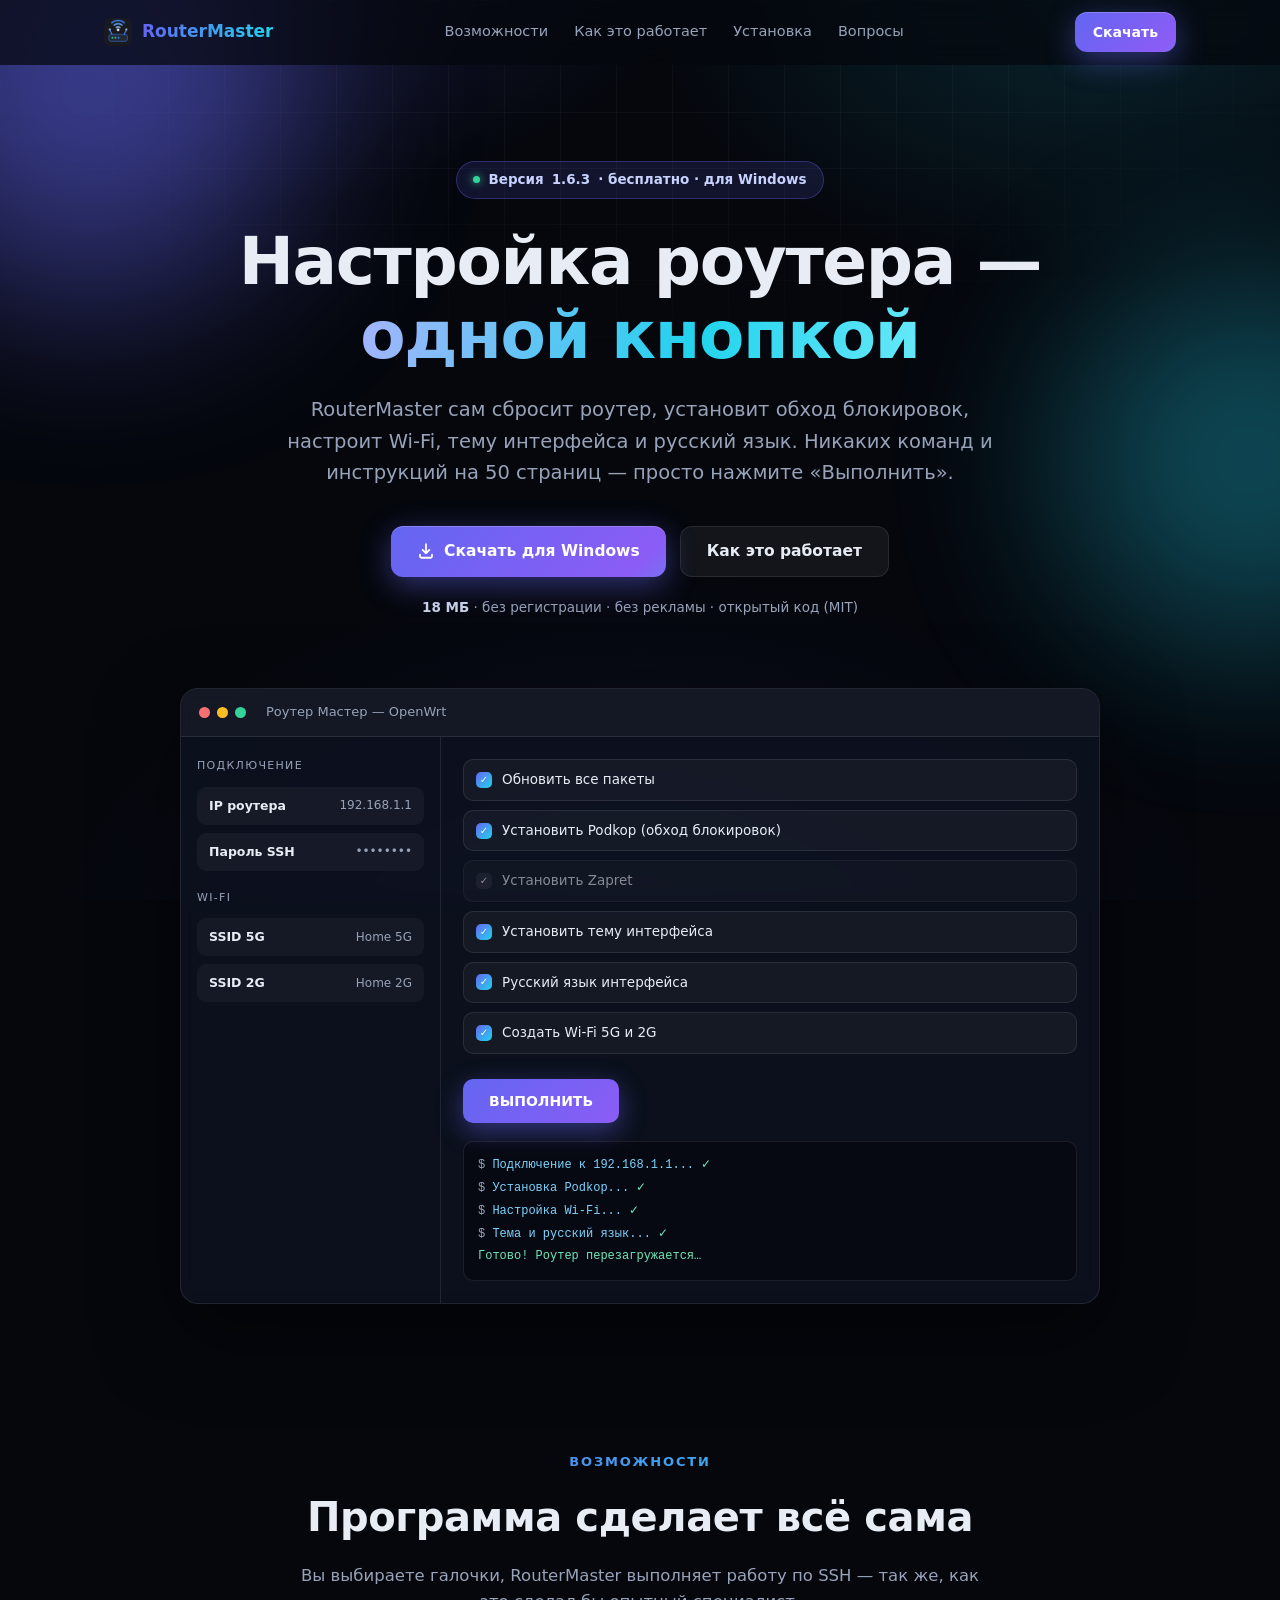
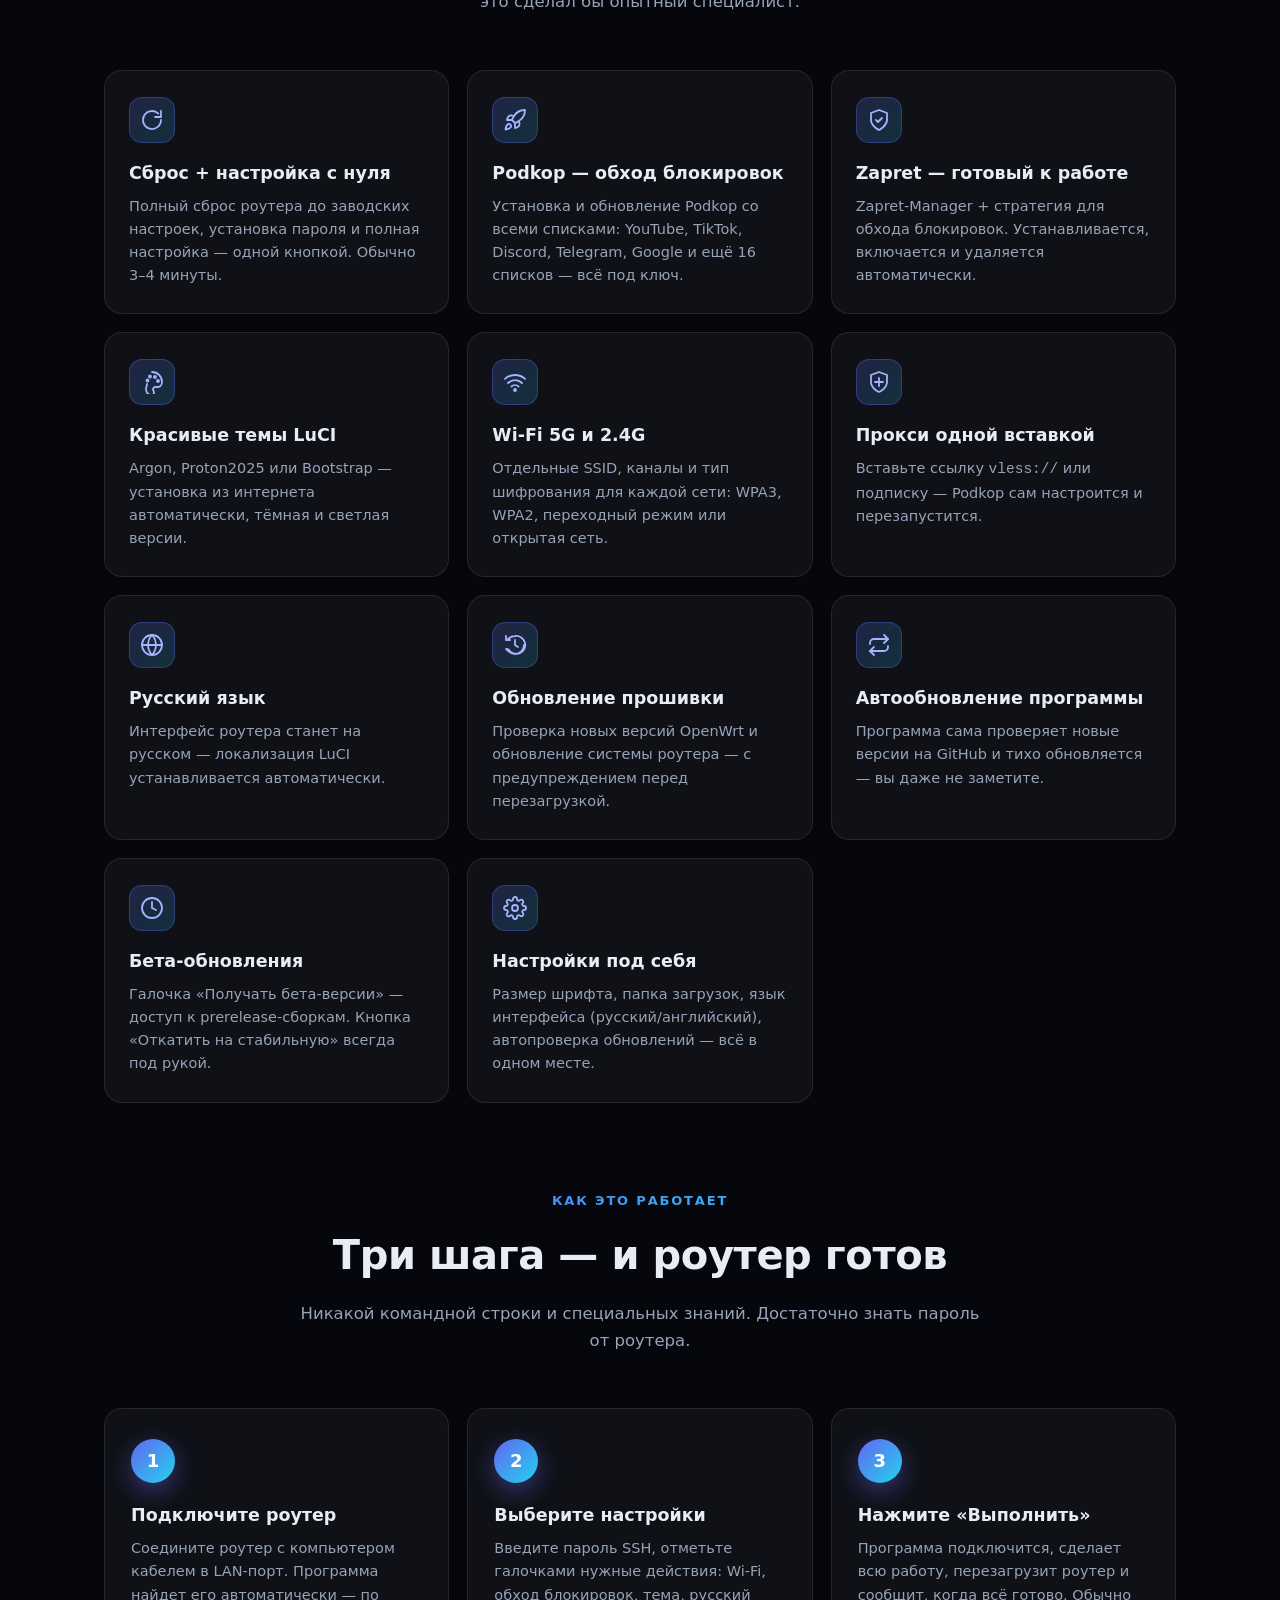
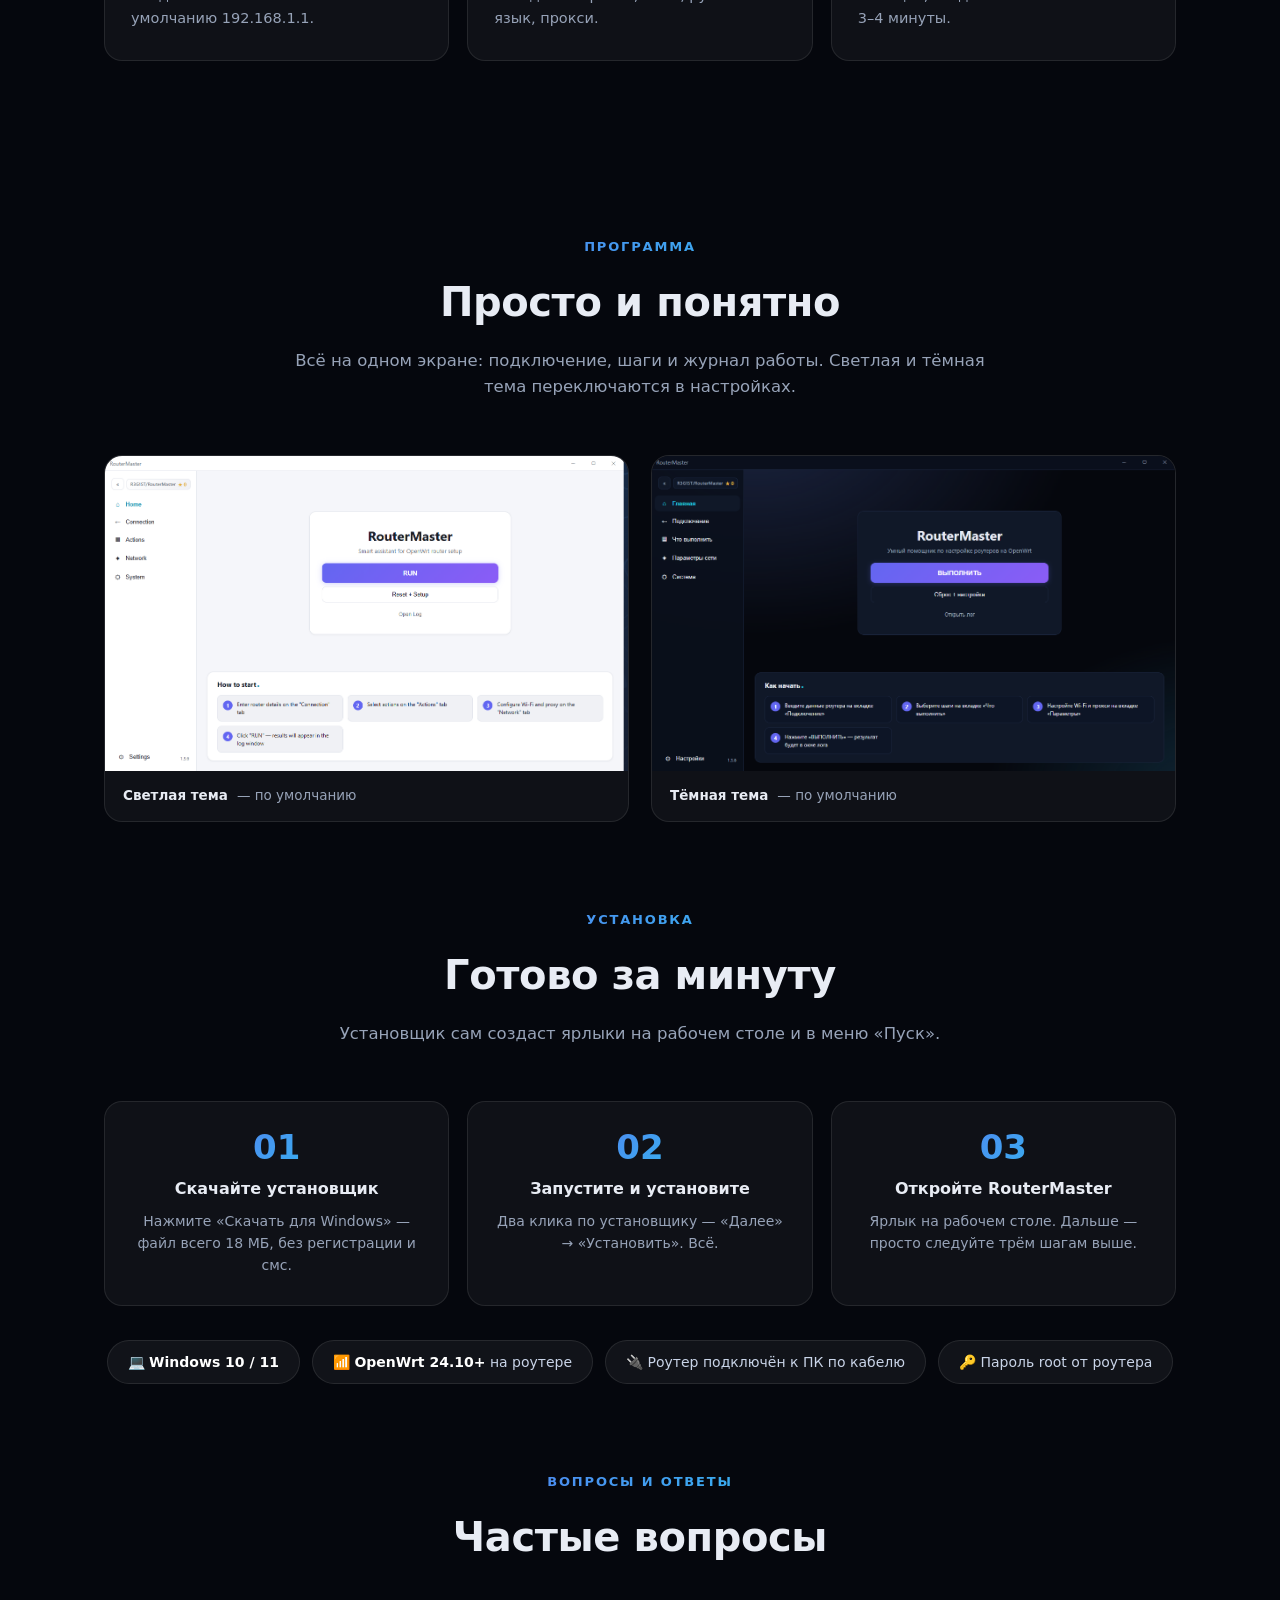
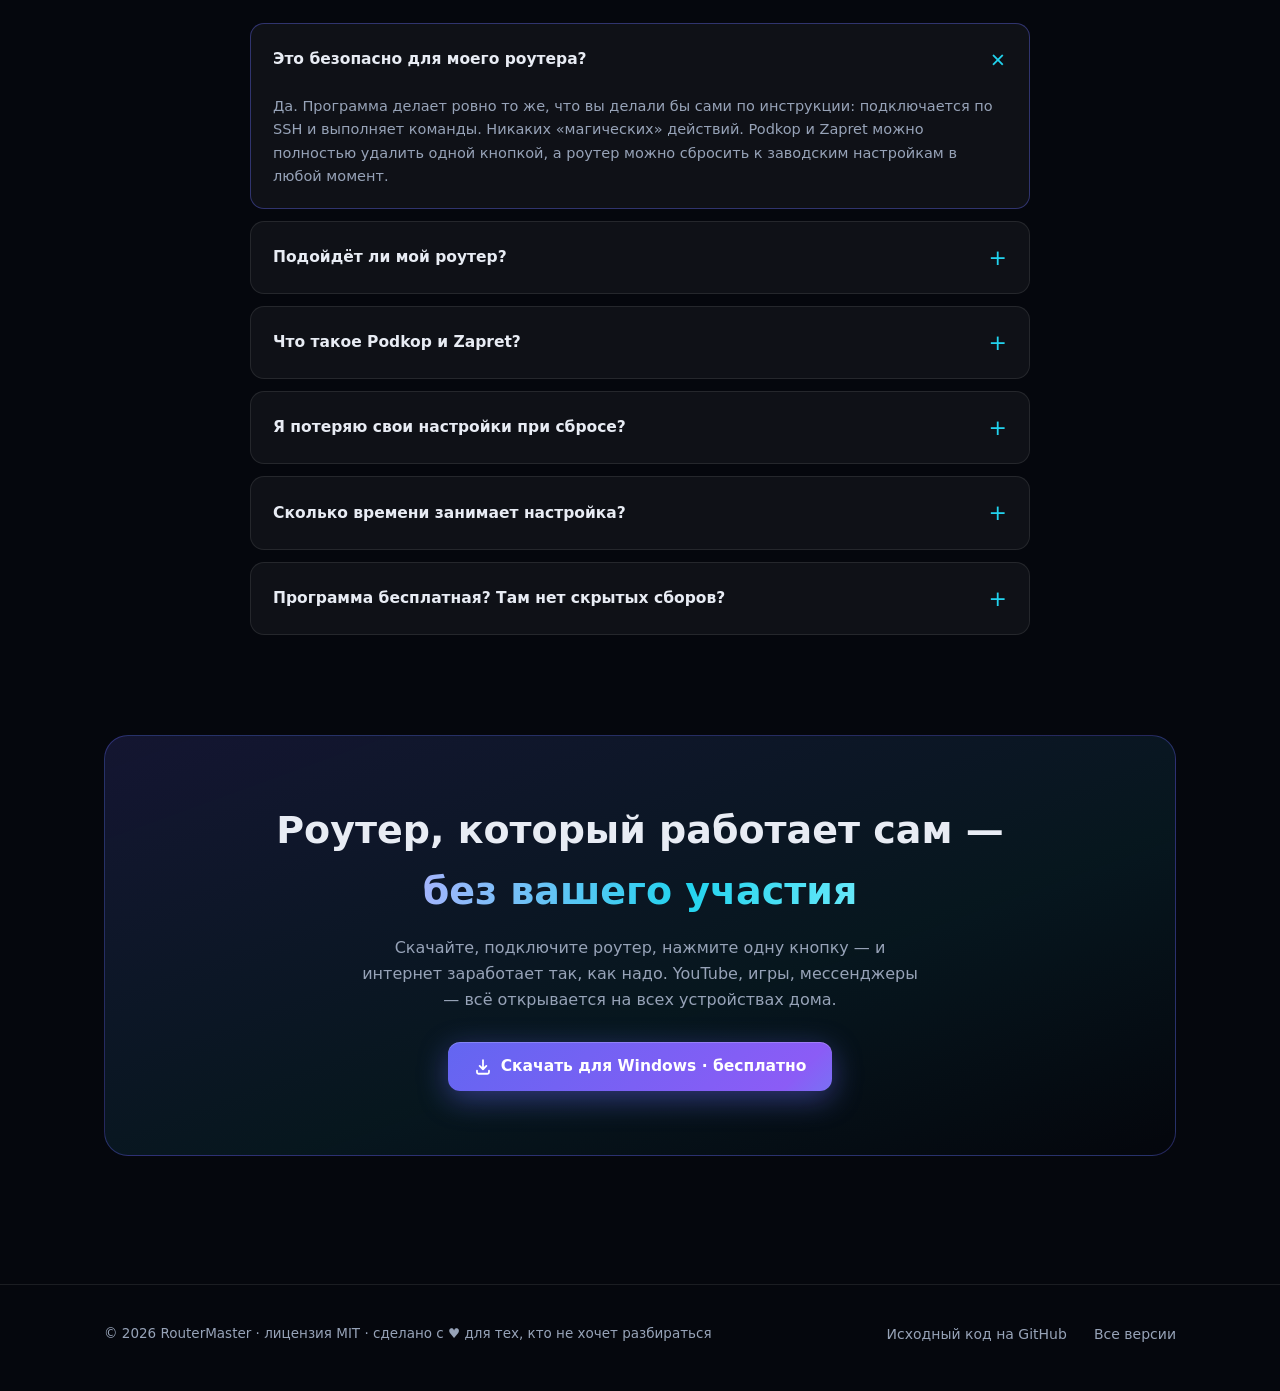
<file: index.html>
<!DOCTYPE html>
<html lang="ru">
<head>
<meta charset="UTF-8">
<meta name="viewport" content="width=device-width, initial-scale=1.0">
<title>RouterMaster — настройка роутера одной кнопкой</title>
<meta name="description" content="RouterMaster — бесплатная программа для Windows: сбросит роутер на OpenWrt, установит обход блокировок (Podkop, Zapret), настроит Wi-Fi, тему и русский язык. Всё за 3–4 минуты.">
<meta name="keywords" content="RouterMaster, настройка роутера, OpenWrt, обход блокировок, Podkop, Zapret, Wi-Fi настройка, LuCI темы, бесплатная программа, русский язык LuCI">
<meta name="robots" content="index, follow">
<link rel="canonical" href="https://routermaster.ru/">
<meta property="og:title" content="RouterMaster — настройка роутера одной кнопкой">
<meta property="og:description" content="Сброс, обход блокировок, Wi-Fi, тема и русский язык — всё за одну кнопку. Бесплатно для Windows.">
<meta property="og:type" content="website">
<meta property="og:url" content="https://routermaster.ru/">
<meta property="og:image" content="https://routermaster.ru/screenshots/light.png">
<meta property="og:site_name" content="RouterMaster">
<meta property="og:locale" content="ru_RU">
<meta name="twitter:card" content="summary_large_image">
<meta name="twitter:title" content="RouterMaster — настройка роутера одной кнопкой">
<meta name="twitter:description" content="Сброс, обход блокировок, Wi-Fi, тема и русский язык — всё за одну кнопку. Бесплатно для Windows.">
<meta name="twitter:image" content="https://routermaster.ru/screenshots/light.png">
<link rel="icon" type="image/png" href="assets/icon.png">
<link rel="apple-touch-icon" href="assets/icon.png">
<script type="application/ld+json">
{
  "@context": "https://schema.org",
  "@type": "SoftwareApplication",
  "name": "RouterMaster",
  "alternateName": "РоутерМастер",
  "url": "https://routermaster.ru/",
  "image": "https://routermaster.ru/screenshots/light.png",
  "description": "Бесплатная программа для Windows: сброс роутера на OpenWrt, установка обхода блокировок (Podkop, Zapret), настройка Wi-Fi, темы LuCI и русского языка одной кнопкой.",
  "applicationCategory": "UtilitiesApplication",
  "operatingSystem": "Windows 10/11",
  "softwareVersion": "1.6.3",
  "license": "https://github.com/R3G1ST/RouterMaster/blob/main/LICENSE",
  "offers": {
    "@type": "Offer",
    "price": "0",
    "priceCurrency": "RUB"
  },
  "author": {
    "@type": "Organization",
    "name": "RouterMaster"
  }
}
</script>
<style>
  :root {
    --bg: #05070d;
    --bg2: #0a0f1c;
    --card: rgba(255,255,255,.045);
    --card-border: rgba(255,255,255,.09);
    --text: #e8ecf4;
    --muted: #97a3b8;
    --accent1: #6366f1;
    --accent2: #22d3ee;
    --glow: rgba(99,102,241,.45);
    --radius: 18px;
  }
  * { margin: 0; padding: 0; box-sizing: border-box; }
  html { scroll-behavior: smooth; }
  body {
    font-family: "Segoe UI", "Inter", system-ui, -apple-system, Roboto, Arial, sans-serif;
    background: var(--bg);
    color: var(--text);
    line-height: 1.6;
    overflow-x: hidden;
  }
  ::selection { background: rgba(99,102,241,.4); }

  /* ── фон ── */
  .bg-fx {
    position: fixed; inset: 0; z-index: -2;
    background:
      radial-gradient(900px 500px at 15% -10%, rgba(99,102,241,.22), transparent 60%),
      radial-gradient(800px 500px at 85% 0%, rgba(34,211,238,.14), transparent 55%),
      radial-gradient(1000px 700px at 50% 110%, rgba(99,102,241,.12), transparent 60%),
      var(--bg);
  }
  .bg-grid {
    position: fixed; inset: 0; z-index: -1; pointer-events: none;
    background-image: linear-gradient(rgba(255,255,255,.035) 1px, transparent 1px),
                      linear-gradient(90deg, rgba(255,255,255,.035) 1px, transparent 1px);
    background-size: 56px 56px;
    mask-image: radial-gradient(ellipse 80% 60% at 50% 0%, black 30%, transparent 75%);
    -webkit-mask-image: radial-gradient(ellipse 80% 60% at 50% 0%, black 30%, transparent 75%);
  }
  .blob {
    position: fixed; z-index: -1; border-radius: 50%; filter: blur(90px); opacity: .5;
    animation: drift 18s ease-in-out infinite alternate;
  }
  .blob-1 { width: 420px; height: 420px; background: var(--accent1); top: -120px; left: -120px; }
  .blob-2 { width: 380px; height: 380px; background: var(--accent2); top: 30%; right: -160px; animation-delay: -6s; opacity: .32; }
  @keyframes drift {
    from { transform: translate(0,0) scale(1); }
    to   { transform: translate(40px, 50px) scale(1.12); }
  }

  .wrap { max-width: 1120px; margin: 0 auto; padding: 0 24px; }

  /* ── шапка ── */
  header {
    position: sticky; top: 0; z-index: 50;
    backdrop-filter: blur(14px);
    background: rgba(5,7,13,.72);
    border-bottom: 1px solid transparent;
    transition: border-color .3s;
  }
  header.scrolled { border-color: var(--card-border); }
  .nav { display: flex; align-items: center; justify-content: space-between; height: 64px; }
  .brand { display: flex; align-items: center; gap: 10px; font-weight: 700; font-size: 17px; }
  .brand img { width: 28px; height: 28px; border-radius: 7px; }
  .brand span { background: linear-gradient(90deg, var(--accent1), var(--accent2));
    -webkit-background-clip: text; background-clip: text; color: transparent; }
  .nav-links { display: flex; gap: 26px; align-items: center; }
  .nav-links a { color: var(--muted); text-decoration: none; font-size: 14.5px; transition: color .2s; }
  .nav-links a:hover { color: var(--text); }
  .btn {
    display: inline-flex; align-items: center; justify-content: center; gap: 9px;
    padding: 12px 26px; border-radius: 12px; font-size: 15.5px; font-weight: 600;
    text-decoration: none; cursor: pointer; border: none; transition: transform .15s, box-shadow .2s, background .2s;
  }
  .btn-primary {
    position: relative; overflow: hidden;
    color: #fff;
    background: linear-gradient(135deg, var(--accent1), #8b5cf6 55%, var(--accent2));
    background-size: 160% 160%;
    animation: grad 6s ease infinite;
    box-shadow: 0 8px 30px var(--glow), inset 0 1px 0 rgba(255,255,255,.2);
  }
  .btn-primary::after {
    content: ""; position: absolute; top: 0; left: -80%; width: 45%; height: 100%;
    background: linear-gradient(100deg, transparent, rgba(255,255,255,.35), transparent);
    transform: skewX(-20deg); animation: shine 3.4s ease-in-out infinite;
  }
  @keyframes shine { 0% { left: -80%; } 55%, 100% { left: 140%; } }
  @keyframes grad { 0%,100% { background-position: 0% 50%; } 50% { background-position: 100% 50%; } }
  .btn-primary:hover { transform: translateY(-2px); box-shadow: 0 14px 40px var(--glow); }
  .btn-ghost {
    color: var(--text); background: rgba(255,255,255,.06);
    border: 1px solid var(--card-border);
  }
  .btn-ghost:hover { background: rgba(255,255,255,.1); transform: translateY(-2px); }
  .btn:active { transform: translateY(0) scale(.97); }
  .btn-sm { padding: 9px 18px; font-size: 14px; }

  /* полоса прогресса скролла */
  .progress-bar {
    position: fixed; top: 0; left: 0; height: 3px; width: 0; z-index: 100;
    background: linear-gradient(90deg, var(--accent1), var(--accent2));
    box-shadow: 0 0 14px var(--glow);
  }

  /* ── hero ── */
  .hero { text-align: center; padding: 96px 0 60px; position: relative; }
  .badge {
    display: inline-flex; align-items: center; gap: 8px;
    padding: 7px 16px; border-radius: 999px; font-size: 13.5px; font-weight: 600;
    color: #c7d2fe; background: rgba(99,102,241,.14);
    border: 1px solid rgba(99,102,241,.35); margin-bottom: 26px;
  }
  .badge .dot { width: 7px; height: 7px; border-radius: 50%; background: #34d399;
    box-shadow: 0 0 8px #34d399; animation: pulse 2s infinite; }
  @keyframes pulse { 0%,100% { opacity: 1; } 50% { opacity: .45; } }
  .hero h1 {
    font-size: clamp(38px, 6.4vw, 66px); line-height: 1.12; font-weight: 800;
    letter-spacing: -.02em; max-width: 900px; margin: 0 auto 22px;
  }
  .grad-text {
    background: linear-gradient(100deg, #a5b4fc, var(--accent2) 60%, #67e8f9);
    -webkit-background-clip: text; background-clip: text; color: transparent;
  }
  .hero p.sub { font-size: clamp(16px, 2.2vw, 19.5px); color: var(--muted); max-width: 720px; margin: 0 auto 38px; }
  .hero-btns { display: flex; gap: 14px; justify-content: center; flex-wrap: wrap; }
  .hero-note { margin-top: 20px; font-size: 13.5px; color: var(--muted); }
  .hero-note b { color: #c9d4e8; font-weight: 600; }
  .hero-mock {
    margin: 70px auto 0; max-width: 920px; position: relative;
  }
  .window {
    border: 1px solid var(--card-border); border-radius: var(--radius);
    background: rgba(13,18,32,.85); backdrop-filter: blur(8px);
    box-shadow: 0 30px 80px rgba(0,0,0,.5);
    overflow: hidden; text-align: left;
  }
  .win-bar { display: flex; align-items: center; gap: 8px; padding: 13px 18px;
    border-bottom: 1px solid var(--card-border); background: rgba(255,255,255,.03); }
  .win-bar .dots { display: flex; gap: 7px; }
  .win-bar .dots i { width: 11px; height: 11px; border-radius: 50%; display: block; }
  .win-bar .dots i:nth-child(1) { background: #f87171; }
  .win-bar .dots i:nth-child(2) { background: #fbbf24; }
  .win-bar .dots i:nth-child(3) { background: #34d399; }
  .win-bar .title { margin-left: 12px; font-size: 13px; color: var(--muted); }
  .win-body { display: grid; grid-template-columns: 260px 1fr; min-height: 330px; }
  .win-side { padding: 20px 16px; border-right: 1px solid var(--card-border); font-size: 13px; }
  .win-side .s-title { font-size: 11px; text-transform: uppercase; letter-spacing: .12em; color: var(--muted); margin-bottom: 12px; }
  .win-side .row { display: flex; justify-content: space-between; align-items: center; padding: 9px 12px;
    border-radius: 9px; background: rgba(255,255,255,.04); margin-bottom: 8px; }
  .win-side .row b { font-weight: 600; font-size: 12.5px; }
  .win-side .row span { color: var(--muted); font-size: 12px; }
  .win-main { padding: 22px; }
  .w-check { display: flex; align-items: center; gap: 10px; padding: 9px 12px; border-radius: 10px;
    background: rgba(255,255,255,.04); border: 1px solid var(--card-border); margin-bottom: 9px; font-size: 13.5px; }
  .w-check i { width: 16px; height: 16px; border-radius: 5px; flex-shrink: 0;
    background: linear-gradient(135deg, var(--accent1), var(--accent2));
    display: inline-flex; align-items: center; justify-content: center; color: #fff; font-size: 10px; font-style: normal; }
  .w-check.off i { background: rgba(255,255,255,.1); }
  .w-check.off { opacity: .55; }
  .w-btn { margin-top: 16px; display: inline-flex; padding: 11px 26px; border-radius: 10px; font-weight: 700; font-size: 14px;
    color: #fff; background: linear-gradient(135deg, var(--accent1), #8b5cf6); box-shadow: 0 8px 26px var(--glow); }
  .w-log { margin-top: 18px; background: rgba(0,0,0,.35); border: 1px solid var(--card-border);
    border-radius: 10px; padding: 12px 14px; font-family: Consolas, monospace; font-size: 12px; color: #7dd3fc; line-height: 1.9; }
  .w-log .ok { color: #6ee7b7; }
  .w-log .dim { color: var(--muted); }

  /* ── секции ── */
  section { padding: 88px 0; }
  .sec-head { text-align: center; max-width: 700px; margin: 0 auto 54px; }
  .sec-tag { font-size: 13px; font-weight: 700; letter-spacing: .14em; text-transform: uppercase;
    background: linear-gradient(90deg, var(--accent1), var(--accent2));
    -webkit-background-clip: text; background-clip: text; color: transparent; margin-bottom: 12px; }
  .sec-head h2 { font-size: clamp(27px, 4vw, 40px); font-weight: 800; letter-spacing: -.01em; margin-bottom: 14px; }
  .sec-head p { color: var(--muted); font-size: 16.5px; }

  /* фичи */
  .grid { display: grid; grid-template-columns: repeat(auto-fit, minmax(300px, 1fr)); gap: 18px; }
  .card {
    background: var(--card); border: 1px solid var(--card-border); border-radius: var(--radius);
    padding: 26px 24px; transition: transform .2s, border-color .2s, background .2s;
    position: relative; overflow: hidden;
  }
  .card::before {
    content: ""; position: absolute; inset: 0 0 auto 0; height: 2px; opacity: 0; transition: opacity .25s;
    background: linear-gradient(90deg, var(--accent1), var(--accent2));
  }
  .card:hover { transform: translateY(-4px); border-color: rgba(99,102,241,.4); background: rgba(255,255,255,.06); }
  .card:hover::before { opacity: 1; }
  .card .ico {
    width: 46px; height: 46px; border-radius: 13px; display: flex; align-items: center; justify-content: center;
    background: linear-gradient(135deg, rgba(99,102,241,.22), rgba(34,211,238,.16));
    border: 1px solid rgba(99,102,241,.35); margin-bottom: 16px; color: #a5b4fc;
    transition: transform .25s ease, color .25s ease;
  }
  .card:hover .ico { transform: translateY(-3px) scale(1.08); color: #c7d2fe; }
  .card .ico svg { width: 24px; height: 24px; }
  .card h3 { font-size: 17.5px; margin-bottom: 8px; }
  .card p { color: var(--muted); font-size: 14.5px; }

  /* шаги */
  .steps { display: grid; grid-template-columns: repeat(auto-fit, minmax(280px, 1fr)); gap: 18px; counter-reset: step; }
  .step { background: var(--card); border: 1px solid var(--card-border); border-radius: var(--radius);
    padding: 30px 26px; position: relative; transition: transform .2s, border-color .2s; }
  .step:hover { transform: translateY(-4px); border-color: rgba(34,211,238,.35); }
  .step .num {
    width: 44px; height: 44px; border-radius: 50%; display: flex; align-items: center; justify-content: center;
    font-weight: 800; font-size: 18px; color: #fff; margin-bottom: 18px;
    background: linear-gradient(135deg, var(--accent1), var(--accent2)); box-shadow: 0 8px 24px var(--glow);
  }
  .step h3 { font-size: 17.5px; margin-bottom: 8px; }
  .step p { color: var(--muted); font-size: 14.5px; }

  /* скриншоты */
  .shots { display: grid; grid-template-columns: 1fr 1fr; gap: 22px; }
  .shot { border: 1px solid var(--card-border); border-radius: var(--radius); overflow: hidden;
    background: var(--card); transition: transform .25s, border-color .25s; }
  .shot:hover { transform: translateY(-4px); border-color: rgba(99,102,241,.4); }
  .shot img { width: 100%; display: block; }
  .shot .cap { padding: 14px 18px; font-size: 13.5px; color: var(--muted); display: flex; align-items: center; gap: 9px; }
  .shot .cap b { color: var(--text); font-weight: 600; }

  /* установка */
  .install { display: grid; grid-template-columns: repeat(auto-fit, minmax(260px, 1fr)); gap: 18px; }
  .inst-card { background: var(--card); border: 1px solid var(--card-border); border-radius: var(--radius); padding: 28px 24px; text-align: center; }
  .inst-card .n { font-size: 34px; font-weight: 800;
    background: linear-gradient(135deg, var(--accent1), var(--accent2));
    -webkit-background-clip: text; background-clip: text; color: transparent; line-height: 1; }
  .inst-card h3 { font-size: 16px; margin: 12px 0 8px; }
  .inst-card p { color: var(--muted); font-size: 14px; }

  .req { display: flex; flex-wrap: wrap; gap: 12px; justify-content: center; margin-top: 34px; }
  .req .pill { padding: 10px 20px; border-radius: 999px; background: rgba(255,255,255,.05);
    border: 1px solid var(--card-border); font-size: 14px; color: #c9d4e8; }
  .req .pill b { color: #fff; }

  /* FAQ */
  .faq { max-width: 780px; margin: 0 auto; }
  details { background: var(--card); border: 1px solid var(--card-border); border-radius: 14px;
    margin-bottom: 12px; overflow: hidden; transition: border-color .2s; }
  details[open] { border-color: rgba(99,102,241,.4); }
  summary { padding: 18px 22px; font-size: 15.5px; font-weight: 600; cursor: pointer; list-style: none;
    display: flex; justify-content: space-between; align-items: center; gap: 14px; user-select: none; }
  summary::-webkit-details-marker { display: none; }
  summary::after { content: "+"; font-size: 22px; font-weight: 400; color: var(--accent2); transition: transform .2s; }
  details[open] summary::after { transform: rotate(45deg); }
  details .a { padding: 0 22px 20px; color: var(--muted); font-size: 14.5px; }

  /* финальный CTA */
  .cta { text-align: center; border: 1px solid rgba(99,102,241,.35); border-radius: 24px;
    background: linear-gradient(160deg, rgba(99,102,241,.16), rgba(34,211,238,.08) 60%, transparent);
    padding: 64px 28px; }
  .cta h2 { font-size: clamp(26px, 4vw, 38px); font-weight: 800; margin-bottom: 14px; }
  .cta p { color: var(--muted); max-width: 560px; margin: 0 auto 30px; }

  footer { border-top: 1px solid var(--card-border); padding: 36px 0 44px; margin-top: 40px; }
  .foot { display: flex; justify-content: space-between; align-items: center; gap: 18px; flex-wrap: wrap; }
  .foot .links a { color: var(--muted); text-decoration: none; font-size: 14px; margin-left: 22px; }
  .foot .links a:hover { color: var(--text); }
  .foot .copy { color: var(--muted); font-size: 13.5px; }

  /* анимация появления */
  .reveal { opacity: 0; transform: translateY(26px); transition: opacity .7s ease, transform .7s ease; }
  .reveal.visible { opacity: 1; transform: none; }

  @media (max-width: 860px) {
    .nav-links { display: none; }
    .win-body { grid-template-columns: 1fr; }
    .win-side { display: none; }
    .shots { grid-template-columns: 1fr; }
    .hero { padding: 64px 0 40px; }
    section { padding: 64px 0; }
  }

  ::-webkit-scrollbar { width: 8px; height: 8px; }
  ::-webkit-scrollbar-track { background: var(--bg); }
  ::-webkit-scrollbar-thumb { background: #3b3f55; border-radius: 8px; }
  ::-webkit-scrollbar-thumb:hover { background: var(--accent1); }
  html { scrollbar-width: thin; scrollbar-color: #3b3f55 var(--bg); }
</style>
</head>
<body>
<div class="progress-bar" id="progressBar"></div>
<div class="bg-fx"></div>
<div class="bg-grid"></div>
<div class="blob blob-1"></div>
<div class="blob blob-2"></div>

<header id="header">
  <div class="wrap nav">
    <div class="brand"><img src="assets/icon.png" alt="RouterMaster"><span>RouterMaster</span></div>
    <nav class="nav-links">
      <a href="#features">Возможности</a>
      <a href="#how">Как это работает</a>
      <a href="#install">Установка</a>
      <a href="#faq">Вопросы</a>
    </nav>
    <a class="btn btn-primary btn-sm download-link" href="https://github.com/R3G1ST/RouterMaster/releases/download/v1.6.3/RouterMaster-Setup.exe">Скачать</a>
  </div>
</header>

<section class="hero">
  <div class="wrap">
    <div class="badge"><span class="dot"></span> Версия <span class="dl-version">1.6.3</span> · бесплатно · для Windows</div>
    <h1>Настройка роутера — <span class="grad-text">одной кнопкой</span></h1>
    <p class="sub">RouterMaster сам сбросит роутер, установит обход блокировок, настроит Wi-Fi, тему интерфейса и русский язык. Никаких команд и инструкций на 50 страниц — просто нажмите «Выполнить».</p>
    <div class="hero-btns">
      <a class="btn btn-primary download-link" href="https://github.com/R3G1ST/RouterMaster/releases/download/v1.6.3/RouterMaster-Setup.exe">
        <svg width="18" height="18" viewBox="0 0 24 24" fill="none" stroke="currentColor" stroke-width="2.4" stroke-linecap="round" stroke-linejoin="round"><path d="M12 3v12m0 0l-4.5-4.5M12 15l4.5-4.5"/><path d="M4 17v2a2 2 0 002 2h12a2 2 0 002-2v-2"/></svg>
        Скачать для Windows
      </a>
      <a class="btn btn-ghost" href="#how">Как это работает</a>
    </div>
    <div class="hero-note"><b><span class="dl-size">18</span> МБ</b> · без регистрации · без рекламы · открытый код (MIT)</div>

    <div class="hero-mock reveal">
      <div class="window">
        <div class="win-bar">
          <div class="dots"><i></i><i></i><i></i></div>
          <span class="title">Роутер Мастер — OpenWrt</span>
        </div>
        <div class="win-body">
          <div class="win-side">
            <div class="s-title">Подключение</div>
            <div class="row"><b>IP роутера</b><span>192.168.1.1</span></div>
            <div class="row"><b>Пароль SSH</b><span>••••••••</span></div>
            <div class="s-title" style="margin-top:18px">Wi-Fi</div>
            <div class="row"><b>SSID 5G</b><span>Home 5G</span></div>
            <div class="row"><b>SSID 2G</b><span>Home 2G</span></div>
          </div>
          <div class="win-main">
            <div class="w-check"><i>✓</i> Обновить все пакеты</div>
            <div class="w-check"><i>✓</i> Установить Podkop (обход блокировок)</div>
            <div class="w-check off"><i>✓</i> Установить Zapret</div>
            <div class="w-check"><i>✓</i> Установить тему интерфейса</div>
            <div class="w-check"><i>✓</i> Русский язык интерфейса</div>
            <div class="w-check"><i>✓</i> Создать Wi-Fi 5G и 2G</div>
            <div class="w-btn">ВЫПОЛНИТЬ</div>
            <div class="w-log">
              <span class="dim">$</span> Подключение к 192.168.1.1... <span class="ok">✓</span><br>
              <span class="dim">$</span> Установка Podkop... <span class="ok">✓</span><br>
              <span class="dim">$</span> Настройка Wi-Fi... <span class="ok">✓</span><br>
              <span class="dim">$</span> Тема и русский язык... <span class="ok">✓</span><br>
              <span class="ok">Готово! Роутер перезагружается…</span>
            </div>
          </div>
        </div>
      </div>
    </div>
  </div>
</section>

<section id="features">
  <div class="wrap">
    <div class="sec-head reveal">
      <div class="sec-tag">Возможности</div>
      <h2>Программа сделает всё сама</h2>
      <p>Вы выбираете галочки, RouterMaster выполняет работу по SSH — так же, как это сделал бы опытный специалист.</p>
    </div>
    <div class="grid">
      <div class="card reveal">
        <div class="ico"><svg viewBox="0 0 24 24" fill="none" stroke="currentColor" stroke-width="1.8" stroke-linecap="round" stroke-linejoin="round"><path d="M21 12a9 9 0 11-2.64-6.36"/><path d="M21 3v6h-6"/></svg></div>
        <h3>Сброс + настройка с нуля</h3>
        <p>Полный сброс роутера до заводских настроек, установка пароля и полная настройка — одной кнопкой. Обычно 3–4 минуты.</p>
      </div>
      <div class="card reveal">
        <div class="ico"><svg viewBox="0 0 24 24" fill="none" stroke="currentColor" stroke-width="1.8" stroke-linecap="round" stroke-linejoin="round"><path d="M4.5 16.5c-1.5 1.26-2 5-2 5s3.74-.5 5-2c.71-.84.7-2.13-.09-2.91a2.18 2.18 0 00-2.91-.09z"/><path d="M12 15l-3-3a22 22 0 012-3.95A12.88 12.88 0 0122 2c0 2.72-.78 7.5-6 11a22.35 22.35 0 01-4 2z"/><path d="M9 12H4s.55-3.03 2-4c1.62-1.08 5 0 5 0"/><path d="M12 15v5s3.03-.55 4-2c1.08-1.62 0-5 0-5"/></svg></div>
        <h3>Podkop — обход блокировок</h3>
        <p>Установка и обновление Podkop со всеми списками: YouTube, TikTok, Discord, Telegram, Google и ещё 16 списков — всё под ключ.</p>
      </div>
      <div class="card reveal">
        <div class="ico"><svg viewBox="0 0 24 24" fill="none" stroke="currentColor" stroke-width="1.8" stroke-linecap="round" stroke-linejoin="round"><path d="M12 22s8-4 8-10V5l-8-3-8 3v7c0 6 8 10 8 10z"/><path d="M9 12l2 2 4-4"/></svg></div>
        <h3>Zapret — готовый к работе</h3>
        <p>Zapret-Manager + стратегия для обхода блокировок. Устанавливается, включается и удаляется автоматически.</p>
      </div>
      <div class="card reveal">
        <div class="ico"><svg viewBox="0 0 24 24" fill="none" stroke="currentColor" stroke-width="1.8" stroke-linecap="round" stroke-linejoin="round"><path d="M12 2a10 10 0 0110 10c0 3-2 5-4 5h-2.5a2.5 2.5 0 00-2 4 2.5 2.5 0 01-2 4c-3.5 0-5.5-3-5.5-6 0-2 1-3 1-5"/><circle cx="7.5" cy="10.5" r="1"/><circle cx="10" cy="6.5" r="1"/><circle cx="15" cy="7" r="1"/><circle cx="18" cy="11" r="1"/></svg></div>
        <h3>Красивые темы LuCI</h3>
        <p>Argon, Proton2025 или Bootstrap — установка из интернета автоматически, тёмная и светлая версии.</p>
      </div>
      <div class="card reveal">
        <div class="ico"><svg viewBox="0 0 24 24" fill="none" stroke="currentColor" stroke-width="1.8" stroke-linecap="round" stroke-linejoin="round"><path d="M5 13a10 10 0 0114 0"/><path d="M8.5 16.5a5 5 0 017 0"/><path d="M2 8.82a15 15 0 0120 0"/><circle cx="12" cy="20" r="1"/></svg></div>
        <h3>Wi-Fi 5G и 2.4G</h3>
        <p>Отдельные SSID, каналы и тип шифрования для каждой сети: WPA3, WPA2, переходный режим или открытая сеть.</p>
      </div>
      <div class="card reveal">
        <div class="ico"><svg viewBox="0 0 24 24" fill="none" stroke="currentColor" stroke-width="1.8" stroke-linecap="round" stroke-linejoin="round"><path d="M12 22s8-3.5 8-10V5l-8-3-8 3v7c0 6.5 8 10 8 10z"/><path d="M12 8v8"/><path d="M8 12h8"/></svg></div>
        <h3>Прокси одной вставкой</h3>
        <p>Вставьте ссылку <code>vless://</code> или подписку — Podkop сам настроится и перезапустится.</p>
      </div>
      <div class="card reveal">
        <div class="ico"><svg viewBox="0 0 24 24" fill="none" stroke="currentColor" stroke-width="1.8" stroke-linecap="round" stroke-linejoin="round"><circle cx="12" cy="12" r="10"/><path d="M2 12h20"/><path d="M12 2a15.3 15.3 0 014 10 15.3 15.3 0 01-4 10 15.3 15.3 0 01-4-10 15.3 15.3 0 014-10z"/></svg></div>
        <h3>Русский язык</h3>
        <p>Интерфейс роутера станет на русском — локализация LuCI устанавливается автоматически.</p>
      </div>
      <div class="card reveal">
        <div class="ico"><svg viewBox="0 0 24 24" fill="none" stroke="currentColor" stroke-width="1.8" stroke-linecap="round" stroke-linejoin="round"><path d="M21 12a9 9 0 01-9 9c-2.6 0-5-1.1-6.7-2.9L3 16l2.5.5A9 9 0 1012 3a9 9 0 00-6.7 2.9"/><path d="M3 3v4h4"/><path d="M12 7v5l3 2"/></svg></div>
        <h3>Обновление прошивки</h3>
        <p>Проверка новых версий OpenWrt и обновление системы роутера — с предупреждением перед перезагрузкой.</p>
      </div>
      <div class="card reveal">
        <div class="ico"><svg viewBox="0 0 24 24" fill="none" stroke="currentColor" stroke-width="1.8" stroke-linecap="round" stroke-linejoin="round"><path d="M17 2l4 4-4 4"/><path d="M3 11v-1a4 4 0 014-4h14"/><path d="M7 22l-4-4 4-4"/><path d="M21 13v1a4 4 0 01-4 4H3"/></svg></div>
        <h3>Автообновление программы</h3>
        <p>Программа сама проверяет новые версии на GitHub и тихо обновляется — вы даже не заметите.</p>
      </div>
      <div class="card reveal">
        <div class="ico"><svg viewBox="0 0 24 24" fill="none" stroke="currentColor" stroke-width="1.8" stroke-linecap="round" stroke-linejoin="round"><path d="M12 22c5.523 0 10-4.477 10-10S17.523 2 12 2 2 6.477 2 12s4.477 10 10 10z"/><path d="M12 6v6l4 2"/></svg></div>
        <h3>Бета-обновления</h3>
        <p>Галочка «Получать бета-версии» — доступ к prerelease-сборкам. Кнопка «Откатить на стабильную» всегда под рукой.</p>
      </div>
      <div class="card reveal">
        <div class="ico"><svg viewBox="0 0 24 24" fill="none" stroke="currentColor" stroke-width="1.8" stroke-linecap="round" stroke-linejoin="round"><circle cx="12" cy="12" r="3"/><path d="M19.4 15a1.65 1.65 0 00.33 1.82l.06.06a2 2 0 010 2.83 2 2 0 01-2.83 0l-.06-.06a1.65 1.65 0 00-1.82-.33 1.65 1.65 0 00-1 1.51V21a2 2 0 01-2 2 2 2 0 01-2-2v-.09A1.65 1.65 0 009 19.4a1.65 1.65 0 00-1.82.33l-.06.06a2 2 0 01-2.83 0 2 2 0 010-2.83l.06-.06A1.65 1.65 0 004.68 15a1.65 1.65 0 00-1.51-1H3a2 2 0 01-2-2 2 2 0 012-2h.09A1.65 1.65 0 004.6 9a1.65 1.65 0 00-.33-1.82l-.06-.06a2 2 0 010-2.83 2 2 0 012.83 0l.06.06A1.65 1.65 0 009 4.68a1.65 1.65 0 001-1.51V3a2 2 0 012-2 2 2 0 012 2v.09a1.65 1.65 0 001 1.51 1.65 1.65 0 001.82-.33l.06-.06a2 2 0 012.83 0 2 2 0 010 2.83l-.06.06A1.65 1.65 0 0019.4 9a1.65 1.65 0 001.51 1H21a2 2 0 012 2 2 2 0 01-2 2h-.09a1.65 1.65 0 00-1.51 1z"/></svg></div>
        <h3>Настройки под себя</h3>
        <p>Размер шрифта, папка загрузок, язык интерфейса (русский/английский), автопроверка обновлений — всё в одном месте.</p>
      </div>
    </div>
  </div>
</section>

<section id="how" style="padding-top:0">
  <div class="wrap">
    <div class="sec-head reveal">
      <div class="sec-tag">Как это работает</div>
      <h2>Три шага — и роутер готов</h2>
      <p>Никакой командной строки и специальных знаний. Достаточно знать пароль от роутера.</p>
    </div>
    <div class="steps">
      <div class="step reveal">
        <div class="num">1</div>
        <h3>Подключите роутер</h3>
        <p>Соедините роутер с компьютером кабелем в LAN-порт. Программа найдет его автоматически — по умолчанию 192.168.1.1.</p>
      </div>
      <div class="step reveal">
        <div class="num">2</div>
        <h3>Выберите настройки</h3>
        <p>Введите пароль SSH, отметьте галочками нужные действия: Wi-Fi, обход блокировок, тема, русский язык, прокси.</p>
      </div>
      <div class="step reveal">
        <div class="num">3</div>
        <h3>Нажмите «Выполнить»</h3>
        <p>Программа подключится, сделает всю работу, перезагрузит роутер и сообщит, когда всё готово. Обычно 3–4 минуты.</p>
      </div>
    </div>
  </div>
</section>

<section id="screens">
  <div class="wrap">
    <div class="sec-head reveal">
      <div class="sec-tag">Программа</div>
      <h2>Просто и понятно</h2>
      <p>Всё на одном экране: подключение, шаги и журнал работы. Светлая и тёмная тема переключаются в настройках.</p>
    </div>
    <div class="shots">
      <div class="shot reveal">
        <img src="screenshots/light.png" alt="RouterMaster — светлая тема">
        <div class="cap"><b>Светлая тема</b> — по умолчанию</div>
      </div>
      <div class="shot reveal">
        <img src="screenshots/dark.png" alt="RouterMaster — тёмная тема">
        <div class="cap"><b>Тёмная тема</b> — по умолчанию</div>
      </div>
    </div>
  </div>
</section>

<section id="install" style="padding-top:0">
  <div class="wrap">
    <div class="sec-head reveal">
      <div class="sec-tag">Установка</div>
      <h2>Готово за минуту</h2>
      <p>Установщик сам создаст ярлыки на рабочем столе и в меню «Пуск».</p>
    </div>
    <div class="install">
      <div class="inst-card reveal">
        <div class="n">01</div>
        <h3>Скачайте установщик</h3>
        <p>Нажмите «Скачать для Windows» — файл всего 18 МБ, без регистрации и смс.</p>
      </div>
      <div class="inst-card reveal">
        <div class="n">02</div>
        <h3>Запустите и установите</h3>
        <p>Два клика по установщику — «Далее» → «Установить». Всё.</p>
      </div>
      <div class="inst-card reveal">
        <div class="n">03</div>
        <h3>Откройте RouterMaster</h3>
        <p>Ярлык на рабочем столе. Дальше — просто следуйте трём шагам выше.</p>
      </div>
    </div>
    <div class="req reveal">
      <span class="pill">💻 <b>Windows 10 / 11</b></span>
      <span class="pill">📶 <b>OpenWrt 24.10+</b> на роутере</span>
      <span class="pill">🔌 Роутер подключён к ПК по кабелю</span>
      <span class="pill">🔑 Пароль root от роутера</span>
    </div>
  </div>
</section>

<section id="faq" style="padding-top:0">
  <div class="wrap">
    <div class="sec-head reveal">
      <div class="sec-tag">Вопросы и ответы</div>
      <h2>Частые вопросы</h2>
    </div>
    <div class="faq">
      <details class="reveal" open>
        <summary>Это безопасно для моего роутера?</summary>
        <div class="a">Да. Программа делает ровно то же, что вы делали бы сами по инструкции: подключается по SSH и выполняет команды. Никаких «магических» действий. Podkop и Zapret можно полностью удалить одной кнопкой, а роутер можно сбросить к заводским настройкам в любой момент.</div>
      </details>
      <details class="reveal">
        <summary>Подойдёт ли мой роутер?</summary>
        <div class="a">Подойдёт любой роутер с прошивкой OpenWrt версии 24.10 или новее, где есть SSH-доступ под пользователем root. Обычно это бюджетные и китайские модели (MediaTek и аналоги). Если на роутере стоит заводская прошивка производителя (например, Keenetic, TP-Link, ASUS) — она не подойдёт, но часто на такие роутеры можно установить OpenWrt.</div>
      </details>
      <details class="reveal">
        <summary>Что такое Podkop и Zapret?</summary>
        <div class="a">Это инструменты для обхода блокировок сайтов и сервисов (YouTube, Discord, TikTok и других). Podkop работает на уровне маршрутизатора — весь домашний интернет (телефоны, ТВ, приставки) получает доступ автоматически, без настройки каждого устройства. Zapret — дополнительный инструмент, который решает более сложные случаи.</div>
      </details>
      <details class="reveal">
        <summary>Я потеряю свои настройки при сбросе?</summary>
        <div class="a">Кнопка «Сброс + настройка» действительно возвращает роутер к заводским настройкам — старые пароли, Wi-Fi и пакеты удалятся. Но это безопасно: после сброса программа автоматически установит новый пароль (тот, что вы ввели) и заново настроит всё, что вы отметили: Wi-Fi, Podkop, тему, язык. Это самый надёжный способ получить «чистый и правильно настроенный» роутер.</div>
      </details>
      <details class="reveal">
        <summary>Сколько времени занимает настройка?</summary>
        <div class="a">Обычный запуск — 2–5 минут. Полный «Сброс + настройка» — 3–4 минуты, редко дольше. Программа показывает живой журнал работы и таймер, а в конце сообщит, что всё готово.</div>
      </details>
      <details class="reveal">
        <summary>Программа бесплатная? Там нет скрытых сборов?</summary>
        <div class="a">Полностью бесплатная, без рекламы, без регистрации и без «донат-окон». Исходный код открыт (лицензия MIT) — любой может проверить, что внутри.</div>
      </details>
    </div>
  </div>
</section>

<section style="padding-top:0">
  <div class="wrap">
    <div class="cta reveal">
      <h2>Роутер, который работает сам —<br><span class="grad-text">без вашего участия</span></h2>
      <p>Скачайте, подключите роутер, нажмите одну кнопку — и интернет заработает так, как надо. YouTube, игры, мессенджеры — всё открывается на всех устройствах дома.</p>
      <a class="btn btn-primary download-link" href="https://github.com/R3G1ST/RouterMaster/releases/download/v1.6.3/RouterMaster-Setup.exe">
        <svg width="18" height="18" viewBox="0 0 24 24" fill="none" stroke="currentColor" stroke-width="2.4" stroke-linecap="round" stroke-linejoin="round"><path d="M12 3v12m0 0l-4.5-4.5M12 15l4.5-4.5"/><path d="M4 17v2a2 2 0 002 2h12a2 2 0 002-2v-2"/></svg>
        Скачать для Windows · бесплатно
      </a>
    </div>
  </div>
</section>

<footer>
  <div class="wrap foot">
    <div class="copy">© 2026 RouterMaster · лицензия MIT · сделано с ♥ для тех, кто не хочет разбираться</div>
    <div class="links">
      <a href="https://github.com/R3G1ST/RouterMaster">Исходный код на GitHub</a>
      <a href="https://github.com/R3G1ST/RouterMaster/releases">Все версии</a>
    </div>
  </div>
</footer>

<script>
  const header = document.getElementById('header');
  const progress = document.getElementById('progressBar');
  const blobs = { b1: document.querySelector('.blob-1'), b2: document.querySelector('.blob-2') };

  function onScroll() {
    header.classList.toggle('scrolled', scrollY > 10);
    const max = document.documentElement.scrollHeight - innerHeight;
    progress.style.width = (max > 0 ? (scrollY / max) * 100 : 0) + '%';
    blobs.b1.style.top = (-120 + scrollY * 0.05) + 'px';
    blobs.b2.style.top = 'calc(30% + ' + (scrollY * 0.03) + 'px)';
  }
  addEventListener('scroll', onScroll, { passive: true });
  onScroll();

  const stagger = (sel, base) => document.querySelectorAll(sel).forEach((el, i) => {
    el.style.transitionDelay = (i * base) + 'ms';
  });
  stagger('.grid .card', 60);
  stagger('.steps .step', 80);
  stagger('.install .inst-card', 70);
  stagger('.faq details', 60);

  const io = new IntersectionObserver((entries) => {
    entries.forEach((e) => {
      if (e.isIntersecting) {
        e.target.classList.add('visible');
        io.unobserve(e.target);
      }
    });
  }, { threshold: 0.12 });
  document.querySelectorAll('.reveal').forEach((el) => io.observe(el));
</script>

<script>
  fetch('https://api.github.com/repos/R3G1ST/RouterMaster/releases/latest')
    .then(r => r.ok ? r.json() : Promise.reject(new Error(r.status)))
    .then(d => {
      const asset = (d.assets || []).find(a => a.name === 'RouterMaster-Setup.exe');
      if (asset) {
        document.querySelectorAll('.download-link').forEach(el => { el.href = asset.browser_download_url; });
        const mb = Math.max(1, Math.round(asset.size / 1048576));
        document.querySelectorAll('.dl-size').forEach(el => { el.textContent = mb; });
      }
      if (d.tag_name) {
        document.querySelectorAll('.dl-version').forEach(el => { el.textContent = d.tag_name.replace(/^v/i, ''); });
      }
    })
    .catch(() => {});
</script>
</body>
</html>
</file>
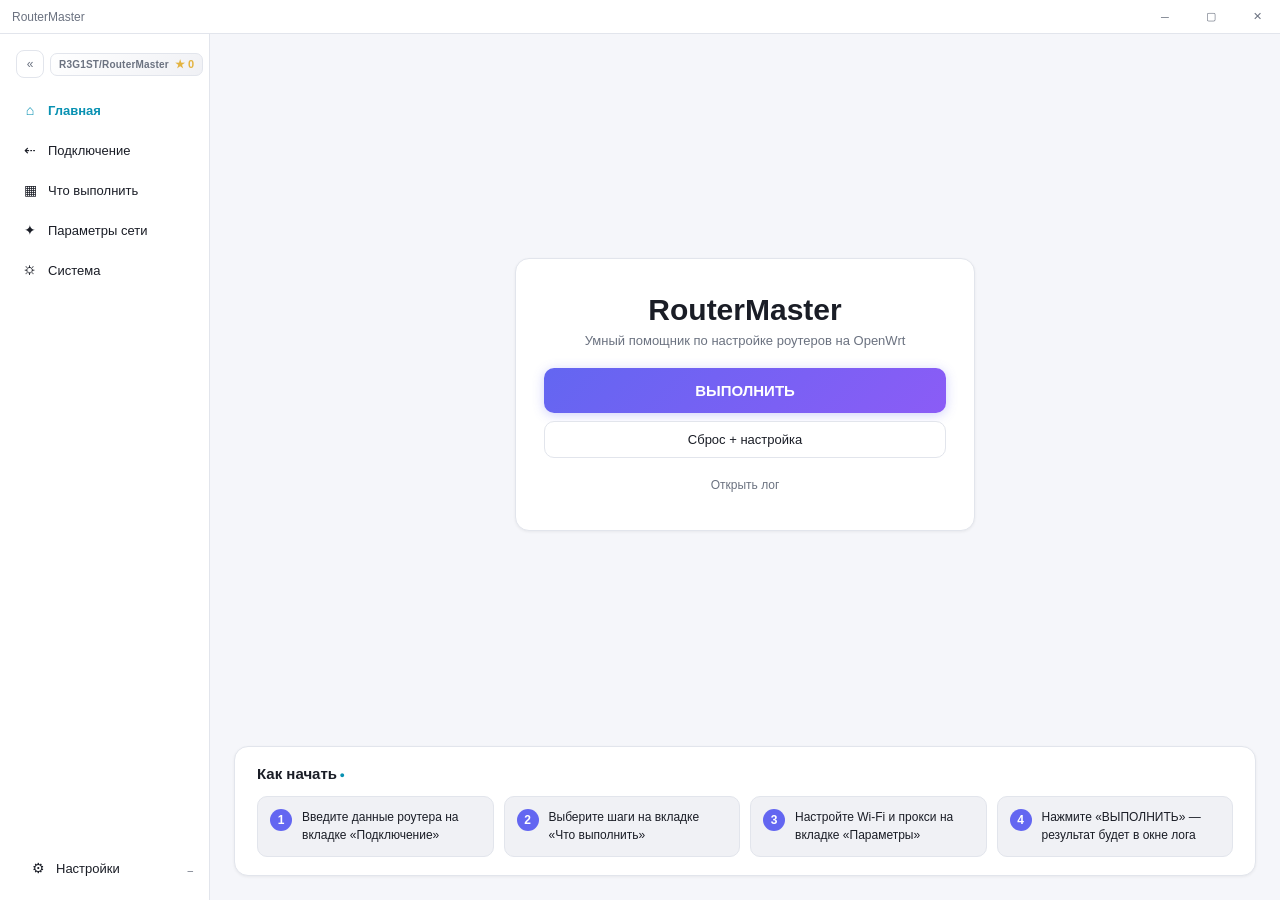
<file: assets/ui/index.html>
<!DOCTYPE html>
<html lang="ru">
<head>
  <meta charset="UTF-8">
  <meta name="viewport" content="width=device-width, initial-scale=1.0">
  <title>RouterMaster</title>
  <link rel="stylesheet" href="style.css">
</head>
<body>
  <div class="titlebar" id="titlebar">
    <span class="tb-title">RouterMaster</span>
    <div class="tb-btns">
      <button class="tb-btn" id="btn-min" data-i18n-title="tb-min">─</button>
      <button class="tb-btn" id="btn-max" data-i18n-title="tb-max">▢</button>
      <button class="tb-btn tb-close" id="btn-close" data-i18n-title="tb-close">✕</button>
    </div>
  </div>
  <div class="app">
    <aside class="sidebar" id="sidebar">
      <div class="brand">
        <button class="side-toggle" id="btn-side-toggle" data-i18n-title="tb-toggle">«</button>
        <a class="repo-widget" id="repo-widget" href="#" title="R3G1ST/RouterMaster on GitHub"><span class="repo-name">R3G1ST/RouterMaster</span> <span class="repo-stars" id="repo-stars">★ …</span></a>
      </div>
      <nav class="nav">
        <button class="nav-btn active" data-page="home"><span class="nav-ico">⌂</span><span class="nav-txt" data-i18n="nav-home">Главная</span></button>
        <button class="nav-btn" data-page="conn"><span class="nav-ico">⇠</span><span class="nav-txt" data-i18n="nav-conn">Подключение</span></button>
        <button class="nav-btn" data-page="steps"><span class="nav-ico">▦</span><span class="nav-txt" data-i18n="nav-steps">Что выполнить</span></button>
        <button class="nav-btn" data-page="params"><span class="nav-ico">✦</span><span class="nav-txt" data-i18n="nav-params">Параметры сети</span></button>
        <button class="nav-btn" data-page="sys"><span class="nav-ico">⛭</span><span class="nav-txt" data-i18n="nav-sys">Система</span></button>
      </nav>
      <div class="side-foot">
        <button class="nav-btn" data-page="settings" style="width:100%"><span class="nav-ico">⚙</span><span class="nav-txt" data-i18n="nav-settings">Настройки</span></button>
        <div class="foot-ver" id="foot-ver"><span id="app-ver">–</span></div>
      </div>
    </aside>

    <main class="content">
      <!-- Главная -->
      <section class="page active" id="page-home">
        <div class="hero card">
          <h1>RouterMaster</h1>
          <p class="muted" data-i18n="home-subtitle">Умный помощник по настройке роутеров на OpenWrt</p>
          <button class="btn-primary btn-big" id="btn-run" data-i18n="btn-run">ВЫПОЛНИТЬ</button>
          <button class="btn-ghost" id="btn-reset" data-i18n="btn-reset">Сброс + настройка</button>
          <div class="hero-actions">
            <button class="btn-link" id="btn-log" data-i18n="btn-log">Открыть лог</button>
          </div>
        </div>
        <div class="card info-card">
          <h2 class="card-title" data-i18n="howto-title">Как начать</h2>
          <ol class="steps">
            <li class="step"><span class="step-num">1</span><span data-i18n="step1">Введите данные роутера на вкладке «Подключение»</span></li>
            <li class="step"><span class="step-num">2</span><span data-i18n="step2">Выберите шаги на вкладке «Что выполнить»</span></li>
            <li class="step"><span class="step-num">3</span><span data-i18n="step3">Настройте Wi-Fi и прокси на вкладке «Параметры»</span></li>
            <li class="step"><span class="step-num">4</span><span data-i18n="step4">Нажмите «ВЫПОЛНИТЬ» — результат будет в окне лога</span></li>
          </ol>
        </div>
      </section>

      <!-- Подключение -->
      <section class="page" id="page-conn">
        <div class="card">
          <h2 class="card-title" data-i18n="conn-title">Подключение к роутеру</h2>
          <div class="grid">
            <label><span data-i18n="label-ip">IP роутера</span><input type="text" id="cfg-host" placeholder="192.168.1.1"></label>
            <label><span data-i18n="label-port">Порт</span><input type="text" id="cfg-port" placeholder="22"></label>
            <label><span data-i18n="label-login">Логин</span><input type="text" id="cfg-user" placeholder="root"></label>
            <label style="grid-column: 1 / -1;"><span data-i18n="label-pass">Пароль</span>
              <span class="pass-wrap">
                <input type="password" id="cfg-pass">
                <button class="pass-toggle" id="btn-show-pass" data-i18n="btn-show">Показать</button>
              </span>
            </label>
          </div>
          <div class="test-row">
            <button class="btn-accent" id="btn-test" data-i18n="btn-test">⚙ Тест системы и подключения</button>
            <span class="muted small" data-i18n="test-desc">Проверит вашу систему, связь с роутером и его состояние</span>
          </div>
        </div>
      </section>

      <!-- Что выполнить -->
      <section class="page" id="page-steps">
        <div class="card">
          <h2 class="card-title" data-i18n="steps-title">Что выполнить (можно выбрать несколько)</h2>
          <label class="switch-row"><input type="checkbox" id="st-update"><span data-i18n="step-update">Обновить все пакеты</span></label>
          <label class="switch-row"><input type="checkbox" id="st-podkop"><span data-i18n="step-podkop">Установить / обновить Podkop</span><button class="btn-tiny" data-act="rm-podkop" data-i18n="btn-delete">Удалить</button></label>
          <label class="switch-row"><input type="checkbox" id="st-zapret"><span data-i18n="step-zapret">Установить / обновить Zapret</span><button class="btn-tiny" data-act="rm-zapret" data-i18n="btn-delete">Удалить</button></label>
          <label class="switch-row"><input type="checkbox" id="st-theme"><span data-i18n="step-theme">Установить тему:</span>
            <select id="st-theme-sel"><option>Argon</option><option>Proton2025</option><option>Bootstrap</option><option>Bootstrap Dark</option><option>Bootstrap Light</option></select>
          </label>
          <label class="switch-row"><input type="checkbox" id="st-ru"><span data-i18n="step-ru">Русский язык интерфейса</span></label>
          <label class="switch-row"><input type="checkbox" id="st-wifi"><span data-i18n="step-wifi5">Создать Wi-Fi 5G:</span>
            <select id="st-enc5"><option>WPA3 (SAE)</option><option>WPA3 + WPA2 (переходный)</option><option>WPA2 (PSK)</option><option>WPA (устаревший)</option><option>Открытая сеть</option></select>
          </label>
          <label class="switch-row"><input type="checkbox" id="st-wifi2"><span data-i18n="step-wifi2">Создать Wi-Fi 2G:</span>
            <select id="st-enc2"><option>WPA3 (SAE)</option><option>WPA3 + WPA2 (переходный)</option><option selected>WPA2 (PSK)</option><option>WPA (устаревший)</option><option>Открытая сеть</option></select>
          </label>
          <label class="switch-row"><input type="checkbox" id="st-proxy"><span data-i18n="step-proxy">Задать прокси для Podkop</span></label>
          <label class="switch-row"><input type="checkbox" id="st-os"><span data-i18n="step-os">Проверить и обновить ОС (прошивку)</span></label>
          <button class="btn-tiny" id="btn-extra" data-i18n="btn-extra">Доп. Софт</button>
        </div>
      </section>

      <!-- Параметры -->
      <section class="page" id="page-params">
        <div class="card">
          <h2 class="card-title" data-i18n="params-title">Параметры сети</h2>
          <div class="grid">
            <label>SSID 5G<input type="text" id="cfg-ssid"></label>
            <label>SSID 2G<input type="text" id="cfg-ssid2"></label>
            <label><span data-i18n="label-wifipass">Пароль Wi-Fi</span>
              <span class="pass-wrap">
                <input type="password" id="cfg-wifi-pass">
                <button class="pass-toggle" id="btn-show-pass-wifi" data-i18n="btn-show">Показать</button>
              </span>
            </label>
            <label><span data-i18n="label-ch5">Канал 5G</span><input type="text" id="cfg-ch5"></label>
            <label><span data-i18n="label-ch2">Канал 2G</span><input type="text" id="cfg-ch2"></label>
          </div>
          <label class="field-label" data-i18n="label-proxy">Прокси (vless:// или подписка):</label>
          <textarea id="cfg-proxy" rows="4"></textarea>
        </div>
      </section>

      <!-- Система -->
      <section class="page" id="page-sys">
        <div class="card">
          <h2 class="card-title" data-i18n="sys-title">Параметры системы</h2>
          <p class="muted" style="margin-bottom:16px;" data-i18n="sys-desc">Настройка и оптимизация системы роутера</p>
          <div id="sys-features"></div>
        </div>
      </section>

      <!-- Настройки программы -->
      <section class="page" id="page-settings">
        <div class="card">
          <h2 class="card-title" data-i18n="settings-title">Настройки программы</h2>
          <label class="field-label" data-i18n="label-lang">Язык интерфейса</label>
          <select id="st-lang"><option value="ru">Русский</option><option value="en">English</option></select>
          <label class="field-label" data-i18n="label-theme">Тема</label>
          <select id="st-theme-mode"><option value="dark" selected data-i18n="theme-dark">Тёмная</option><option value="light" data-i18n="theme-light">Светлая</option></select>
          <label class="field-label" data-i18n="label-fontsize">Размер шрифта</label>
          <select id="st-fontsize"><option value="small" data-i18n="font-small">Маленький</option><option value="normal" selected data-i18n="font-normal">Средний</option><option value="large" data-i18n="font-large">Большой</option></select>
          <label class="field-label" data-i18n="label-downloads">Папка загрузок</label>
          <span class="folder-wrap" style="max-width:500px;">
            <input type="text" id="st-downloads" data-i18n-placeholder="label-downloads" placeholder="Загрузки">
            <button class="folder-btn" id="btn-open-folder" title="Открыть папку">📂</button>
          </span>
          <label class="switch-row"><input type="checkbox" id="st-autocheck"><span data-i18n="label-autocheck">Проверять обновления при запуске</span></label>
          <div class="switch-row" style="display:flex; align-items:center; gap:8px;">
            <input type="checkbox" id="st-allowbeta">
            <span data-i18n="label-allowbeta">Получать бета-версии</span>
            <button class="btn-ghost hidden" id="btn-rollback" data-i18n="btn-rollback" style="width:auto; padding:4px 12px; font-size:11px;">Откатить на стабильную</button>
          </div>
          <div style="display:flex; gap:8px; margin-top:18px; flex-wrap:wrap;">
            <button class="btn-ghost" id="btn-check" data-i18n="btn-check" style="width:auto; padding:8px 16px; font-size:12px; margin:0;">Проверить обновление</button>
            <button class="btn-danger" id="settings-reset" data-i18n="btn-reset-settings" style="width:auto; padding:8px 16px; font-size:12px; margin:0;">Сбросить настройки</button>
            <button class="btn-primary" id="settings-save" data-i18n="btn-save-settings" style="width:auto; padding:8px 20px; font-size:12px; margin:0;">Сохранить настройки</button>
          </div>
        </div>
      </section>
    </main>
  </div>

  <!-- Модалка лога -->
  <div class="overlay hidden" id="log-overlay">
    <div class="logwin">
      <div class="logwin-head">
        <span class="logwin-title" data-i18n="log-title">Лог выполнения</span>
        <span class="logwin-time" id="log-time" data-i18n="log-time">Время: 0:00</span>
        <button class="btn-tiny" id="log-close" data-i18n="btn-hide">Скрыть</button>
      </div>
      <div class="progress"><div class="progress-bar" id="progress-bar"></div></div>
      <pre class="log" id="log-text"></pre>
      <div class="logwin-btns">
        <button class="btn-ghost" id="log-copy" data-i18n="btn-log-copy">Скопировать лог</button>
        <button class="btn-ghost" id="log-clear" data-i18n="btn-log-clear">Очистить лог</button>
      </div>
    </div>
  </div>

  <!-- Модалка подтверждения выполнения -->
  <div class="overlay" id="run-overlay" style="display:none">
    <div class="modal card">
      <h2 class="card-title" data-i18n="run-title">Подтвердите выполнение</h2>
      <p class="muted" style="margin-bottom:10px;" data-i18n="run-desc">Будут выполнены следующие действия:</p>
      <ul id="run-steps-list" style="margin:0 0 16px 20px; padding:0; font-size:13px; line-height:1.8; color:var(--text);"></ul>
      <div class="modal-btns">
        <button class="btn-ghost" id="run-cancel" data-i18n="run-cancel">Отмена</button>
        <button class="btn-primary" id="run-ok" data-i18n="run-ok">Выполнить</button>
      </div>
    </div>
  </div>

  <!-- Модалка перезагрузки -->
  <div class="overlay" id="reboot-overlay" style="display:none">
    <div class="modal card">
      <h2 class="card-title" data-i18n="reboot-title">Перезагрузка роутера</h2>
      <p id="reboot-text" data-i18n="reboot-text">Все действия выполнены. Перезагрузить роутер?</p>
      <div class="modal-btns">
        <button class="btn-ghost" id="reboot-cancel" data-i18n="reboot-no">Нет</button>
        <button class="btn-primary" id="reboot-ok" data-i18n="reboot-yes">Да, перезагрузить</button>
      </div>
    </div>
  </div>

  <!-- Модалка подтверждения -->
  <div class="overlay" id="confirm-overlay" style="display:none">
    <div class="modal card">
      <h2 class="card-title" id="confirm-title" data-i18n="confirm-title">Подтверждение</h2>
      <p id="confirm-text"></p>
      <div class="modal-btns">
        <button class="btn-primary" id="confirm-ok" data-i18n="confirm-ok">OK</button>
        <button class="btn-ghost" id="confirm-cancel" data-i18n="confirm-cancel">Отмена</button>
      </div>
    </div>
  </div>

  <!-- Модалка сообщения -->
  <div class="overlay" id="msg-overlay" style="display:none">
    <div class="modal card">
      <h2 class="card-title" id="msg-title" data-i18n="msg-title">Сообщение</h2>
      <p id="msg-text"></p>
      <div class="modal-btns">
        <button class="btn-primary" id="msg-ok" data-i18n="confirm-ok">OK</button>
      </div>
    </div>
  </div>

  <div class="overlay hidden" id="loading-overlay">
    <div class="modal card" style="text-align:center; padding:30px 40px;">
      <div class="spinner"></div>
      <p id="loading-text" style="margin-top:14px; font-size:13px; color:var(--text);">Проверка обновлений...</p>
    </div>
  </div>

  <script src="app.js"></script>
</body>
</html>
</file>
<file: assets/ui/style.css>
:root {
  --bg: #f5f6fa;
  --panel: #ffffff;
  --card: #ffffff;
  --card2: #f0f1f5;
  --border: #e2e5ec;
  --field: #f0f1f5;
  --text: #1a1d26;
  --muted: #6b7280;
  --accent: #6366f1;
  --accent-hover: #818cf8;
  --accent2: #0891b2;
  --ok: #059669;
  --err: #dc2626;
  --shadow: 0 1px 3px rgba(0,0,0,0.06);
}

body.dark {
  --bg: #05070d;
  --panel: #0a0f1c;
  --card: #101828;
  --card2: #0d1526;
  --border: #1c2740;
  --field: #0d1526;
  --text: #e8ecf4;
  --muted: #97a3b8;
  --accent: #6366f1;
  --accent-hover: #818cf8;
  --accent2: #22d3ee;
  --ok: #34d399;
  --err: #f87171;
  --shadow: none;
}

* { margin: 0; padding: 0; box-sizing: border-box; }
.hidden { display: none !important; }

html, body {
  height: 100%;
  font-family: "Segoe UI", Arial, sans-serif;
  background: var(--bg);
  color: var(--text);
  overflow: hidden;
  user-select: none;
  -webkit-user-select: none;
}

body.dark {
  background: radial-gradient(1200px 800px at 20% -10%, #1b2440 0%, transparent 60%),
              radial-gradient(1000px 700px at 110% 110%, #102a3a 0%, transparent 55%),
              var(--bg);
}

.app { display: flex; height: calc(100vh - 34px); }

/* Заголовок окна */
.titlebar {
  height: 34px;
  display: flex;
  align-items: center;
  background: var(--panel);
  border-bottom: 1px solid var(--border);
  flex-shrink: 0;
}
.tb-title { font-size: 12px; color: var(--muted); padding-left: 12px; flex: 1; pointer-events: none; user-select: none; }
.tb-btns { display: flex; height: 100%; }
.tb-btn {
  width: 46px;
  height: 100%;
  background: transparent;
  border: none;
  color: var(--muted);
  font-size: 11px;
  cursor: pointer;
  transition: background 0.12s, color 0.12s;
}
.tb-btn:hover { background: var(--card2); color: var(--text); }
.tb-close:hover { background: #e81123; color: #fff; }

/* Сайдбар */
.sidebar {
  width: 210px;
  min-width: 210px;
  background: var(--panel);
  border-right: 1px solid var(--border);
  display: flex;
  flex-direction: column;
  padding: 14px 8px;
  z-index: 2;
  overflow: hidden;
  transition: width 0.25s ease, min-width 0.25s ease;
}

body.dark .sidebar {
  background: rgba(10, 15, 28, 0.9);
}
.sidebar.collapsed { width: 56px; min-width: 56px; }
.brand { display: flex; align-items: center; gap: 6px; padding: 2px 8px 14px; }
.side-toggle {
  background: var(--card);
  border: 1px solid var(--border);
  color: var(--muted);
  width: 28px;
  height: 28px;
  border-radius: 8px;
  font-size: 12px;
  line-height: 1;
  cursor: pointer;
  flex-shrink: 0;
  transition: transform 0.3s ease, background 0.15s, color 0.15s, border-color 0.15s;
}
.side-toggle:hover { background: var(--card2); color: var(--text); border-color: var(--accent); }
.sidebar.collapsed .side-toggle { transform: rotate(180deg); }
.repo-widget {
  display: flex;
  align-items: center;
  gap: 6px;
  margin-left: auto;
  background: linear-gradient(135deg, var(--card), var(--card2));
  border: 1px solid var(--border);
  border-radius: 7px;
  padding: 4px 8px;
  font-size: 10px;
  text-decoration: none;
  white-space: nowrap;
  cursor: pointer;
  transition: border-color 0.15s, transform 0.15s;
}
.repo-widget:hover { border-color: var(--accent); transform: translateY(-1px); }
.repo-name { color: var(--muted); font-weight: 600; letter-spacing: 0.2px; }
.repo-widget:hover .repo-name { color: var(--text); }
.repo-stars { color: #e3b341; font-weight: 700; font-size: 11px; }
.sidebar.collapsed .repo-widget { display: none; }
.sidebar.collapsed .brand { padding: 4px 0 16px; justify-content: center; }
.sidebar.collapsed .nav-txt,
.sidebar.collapsed .foot-ver { display: none; }
.nav { display: flex; flex-direction: column; gap: 4px; flex: 1; }
.nav-btn {
  background: transparent;
  border: none;
  color: var(--text);
  text-align: left;
  padding: 10px 12px;
  border-radius: 10px;
  font-size: 13px;
  cursor: pointer;
  transition: background 0.15s, color 0.15s;
  display: flex;
  align-items: center;
  gap: 8px;
  white-space: nowrap;
}
.nav-ico { font-size: 14px; min-width: 20px; text-align: center; }
.nav-btn:hover { background: var(--card); }
.nav-btn.active { background: var(--card); color: var(--accent2); font-weight: 600; }
.sidebar.collapsed .nav-btn { padding: 0; }
.sidebar.collapsed .nav-ico { font-size: 24px; min-width: auto; }
.sidebar.collapsed .nav-btn { justify-content: center; }
.sidebar.collapsed .side-foot { grid-template-columns: 1fr; }
.side-foot { display: flex; align-items: center; justify-content: center; gap: 8px; padding: 8px 8px 0; }
.foot-ver { font-size: 10px; color: var(--muted); white-space: nowrap; }
.sidebar.collapsed .foot-ver { display: none; }
@keyframes spin { from { transform: rotate(0deg); } to { transform: rotate(360deg); } }
.foot-ver { grid-column: 1 / -1; font-size: 10px; color: var(--muted); text-align: center; margin-top: 6px; line-height: 1.4; }

/* Контент */
.content {
  flex: 1;
  position: relative;
  overflow-y: auto;
  padding: 24px;
}
.page { display: none; height: 100%; }
.page.active { display: flex; flex-direction: column; }

/* Карточки */
.card {
  background: var(--card);
  border: 1px solid var(--border);
  border-radius: 14px;
  padding: 18px 22px;
  box-shadow: var(--shadow);
}
.card-title { font-size: 15px; font-weight: 700; margin-bottom: 14px; }
.card-title::after { content: " ●"; color: var(--accent2); font-size: 9px; vertical-align: middle; }

/* Главная */
.hero {
  max-width: 460px;
  width: 100%;
  margin: auto;
  text-align: center;
  padding: 34px 28px;
}
.hero h1 { font-size: 30px; margin-bottom: 6px; }
.muted { color: var(--muted); font-size: 13px; }
.hero p { margin-bottom: 20px; }

.btn-primary {
  width: 100%;
  background: linear-gradient(135deg, var(--accent), #8b5cf6);
  border: none;
  color: #fff;
  font-size: 14px;
  font-weight: 600;
  padding: 12px 0;
  border-radius: 10px;
  cursor: pointer;
  transition: filter 0.15s, transform 0.1s;
  box-shadow: 0 2px 12px rgba(99, 102, 241, 0.3);
}
.btn-primary:hover { filter: brightness(1.1); }
.btn-primary:active { transform: scale(0.98); }
.btn-primary:disabled { opacity: 0.5; cursor: not-allowed; }
.btn-big { font-size: 15px; padding: 14px 0; }

.btn-ghost {
  width: 100%;
  background: var(--card);
  border: 1px solid var(--border);
  color: var(--text);
  font-size: 13px;
  font-weight: 500;
  padding: 10px 0;
  border-radius: 10px;
  cursor: pointer;
  margin-top: 8px;
  transition: background 0.15s, border-color 0.15s;
}
.btn-ghost:hover { background: var(--card2); border-color: var(--accent); }
.btn-ghost:disabled { opacity: 0.5; cursor: not-allowed; }

.hero-actions { display: flex; justify-content: center; gap: 12px; margin-top: 16px; }
.btn-link { background: none; border: none; color: var(--muted); font-size: 12px; cursor: pointer; padding: 4px; }
.btn-link:hover { color: var(--text); text-decoration: underline; }
.info-card { margin-top: 16px; }
.steps { display: grid; grid-template-columns: repeat(auto-fit, minmax(220px, 1fr)); gap: 10px; list-style: none; }
.step {
  display: flex;
  align-items: flex-start;
  gap: 10px;
  background: var(--field);
  border: 1px solid var(--border);
  border-radius: 10px;
  padding: 12px;
  font-size: 12px;
  line-height: 1.45;
  color: var(--text);
}
.step-num {
  flex-shrink: 0;
  width: 22px;
  height: 22px;
  border-radius: 50%;
  background: var(--accent);
  color: #fff;
  font-size: 12px;
  font-weight: 700;
  display: flex;
  align-items: center;
  justify-content: center;
}

/* Формы */
.grid { display: grid; grid-template-columns: repeat(auto-fill, minmax(150px, 1fr)); gap: 12px; }
label { display: block; font-size: 12px; color: var(--muted); }
input[type="text"], input[type="password"], select, textarea {
  width: 100%;
  background: var(--field);
  border: 1px solid var(--border);
  border-radius: 8px;
  color: var(--text);
  padding: 9px 10px;
  font-size: 13px;
  margin-top: 5px;
  outline: none;
  font-family: inherit;
}
input:focus, select:focus, textarea:focus { border-color: var(--accent); }
select {
  appearance: none;
  -webkit-appearance: none;
  cursor: pointer;
  padding-right: 30px;
  background-image: url("data:image/svg+xml;utf8,<svg xmlns='http://www.w3.org/2000/svg' width='10' height='6' viewBox='0 0 10 6'><path d='M1 1l4 4 4-4' stroke='%2397a3b8' stroke-width='1.5' fill='none' stroke-linecap='round'/></svg>");
  background-repeat: no-repeat;
  background-position: right 10px center;
}
select:hover { border-color: var(--accent); }
select option { background: var(--card); color: var(--text); }
select.dd-native { display: none !important; }
.dd { position: relative; display: inline-block; vertical-align: middle; margin-top: 5px; }
.switch-row .dd { margin: 0; }
.dd-btn {
  background: var(--field);
  border: 1px solid var(--border);
  border-radius: 8px;
  color: var(--text);
  padding: 9px 30px 9px 10px;
  font-size: 13px;
  font-family: inherit;
  cursor: pointer;
  min-width: 170px;
  text-align: left;
  background-image: url("data:image/svg+xml;utf8,<svg xmlns='http://www.w3.org/2000/svg' width='10' height='6' viewBox='0 0 10 6'><path d='M1 1l4 4 4-4' stroke='%2397a3b8' stroke-width='1.5' fill='none' stroke-linecap='round'/></svg>");
  background-repeat: no-repeat;
  background-position: right 10px center;
  transition: border-color 0.15s;
}
.dd-btn:hover, .dd-btn.open { border-color: var(--accent); }
.dd-list {
  position: absolute;
  top: calc(100% + 4px);
  left: 0;
  min-width: 100%;
  max-height: 220px;
  overflow: auto;
  background: var(--card);
  border: 1px solid var(--border);
  border-radius: 8px;
  box-shadow: 0 8px 24px rgba(0, 0, 0, 0.5);
  z-index: 60;
  padding: 4px;
}
.dd-item {
  display: block;
  width: 100%;
  background: transparent;
  border: none;
  color: var(--text);
  text-align: left;
  font-size: 13px;
  font-family: inherit;
  padding: 7px 10px;
  border-radius: 6px;
  cursor: pointer;
  white-space: nowrap;
}
.dd-item:hover { background: var(--accent); color: #fff; }
.dd-item.sel { color: var(--accent2); font-weight: 600; }
textarea { resize: vertical; }

.pass-wrap { position: relative; display: block; margin-top: 5px; }
.pass-wrap input { margin-top: 0; padding-right: 78px; }
.pass-toggle {
  position: absolute;
  right: 4px;
  top: 50%;
  transform: translateY(-50%);
  background: none;
  border: none;
  color: var(--muted);
  font-size: 11px;
  cursor: pointer;
  padding: 5px 8px;
  border-radius: 6px;
  transition: color 0.15s, background 0.15s;
}
.pass-toggle:hover { color: var(--text); background: var(--card2); }

.btn-small {
  background: var(--card);
  border: 1px solid var(--border);
  color: var(--muted);
  border-radius: 8px;
  padding: 6px 14px;
  font-size: 12px;
  cursor: pointer;
  height: fit-content;
  align-self: end;
}
.btn-small:hover { background: var(--card2); }
.btn-tiny {
  background: var(--card);
  border: 1px solid var(--border);
  color: var(--muted);
  border-radius: 8px;
  padding: 3px 10px;
  font-size: 11px;
  cursor: pointer;
  margin-left: 10px;
  transition: background 0.15s, border-color 0.15s;
}
#btn-extra { margin-left: 0; margin-top: 10px; }
.btn-tiny:hover { background: var(--card2); color: var(--text); }

/* Свитчи */
.switch-row {
  display: flex;
  align-items: center;
  gap: 10px;
  padding: 7px 2px;
  font-size: 14px;
  color: var(--text);
  cursor: pointer;
}
.switch-row input[type="checkbox"] {
  appearance: none;
  -webkit-appearance: none;
  width: 38px;
  height: 20px;
  background: var(--border);
  border-radius: 20px;
  position: relative;
  outline: none;
  cursor: pointer;
  transition: background 0.2s;
  margin: 0;
  flex-shrink: 0;
}
.switch-row input[type="checkbox"]:checked { background: var(--accent); }
.switch-row input[type="checkbox"]::after {
  content: "";
  position: absolute;
  top: 2px; left: 2px;
  width: 16px; height: 16px;
  background: #fff;
  border-radius: 50%;
  transition: transform 0.2s;
}
.switch-row input[type="checkbox"]:checked::after { transform: translateX(18px); }
.switch-row select { width: auto; margin: 0; }

.test-row { display: flex; align-items: center; gap: 12px; margin-top: 14px; }
.btn-accent {
  background: var(--accent);
  border: none;
  color: #fff;
  font-size: 13px;
  font-weight: 700;
  padding: 10px 16px;
  border-radius: 10px;
  cursor: pointer;
  transition: background 0.15s;
}
.btn-accent:hover { background: var(--accent-hover); }
.small { font-size: 11px; }
.field-label { font-size: 12px; color: var(--muted); display: block; margin: 12px 0 4px; }
#sys-features { display: flex; flex-direction: column; gap: 10px; }
.folder-wrap { display: flex; gap: 6px; }
.folder-wrap input { flex: 1; margin-top: 0; }
.folder-btn {
  width: 36px;
  height: 36px;
  background: var(--card);
  border: 1px solid var(--border);
  border-radius: 8px;
  font-size: 14px;
  cursor: pointer;
  transition: background 0.15s, border-color 0.15s;
  flex-shrink: 0;
}
.folder-btn:hover { background: var(--card2); border-color: var(--accent); }

/* Модалки */
.overlay {
  position: fixed !important;
  inset: 0;
  background: rgba(0, 0, 0, 0.65);
  display: flex;
  align-items: center;
  justify-content: center;
  z-index: 99999 !important;
  isolation: isolate;
}
.overlay.hidden { display: none !important; }

.spinner {
  width: 36px;
  height: 36px;
  border: 3px solid var(--border);
  border-top-color: var(--accent);
  border-radius: 50%;
  animation: spin 0.8s linear infinite;
  margin: 0 auto;
}
@keyframes spin { to { transform: rotate(360deg); } }

.modal { width: 420px; max-width: 92vw; position: relative; z-index: 1; }
.modal p { font-size: 13px; line-height: 1.6; color: var(--text); white-space: pre-line; }
.modal-btns { display: flex; justify-content: flex-end; gap: 8px; margin-top: 16px; flex-wrap: wrap; }
.modal-btns .btn-ghost { width: auto; padding: 8px 16px; margin: 0; font-size: 12px; border-radius: 8px; }
.modal-btns .btn-primary { width: auto; padding: 8px 20px; margin: 0; font-size: 12px; border-radius: 8px; }
.modal-btns .btn-danger { margin-right: auto; font-size: 12px; padding: 8px 14px; border-radius: 8px; }
.btn-danger {
  background: transparent;
  border: 1px solid var(--err);
  color: var(--err);
  font-size: 12px;
  padding: 8px 14px;
  border-radius: 8px;
  cursor: pointer;
  transition: background 0.15s;
}
.btn-danger:hover { background: rgba(248, 113, 113, 0.12); }

.logwin {
  width: 780px;
  max-width: 96vw;
  height: 520px;
  max-height: 90vh;
  background: var(--panel);
  border: 1px solid var(--border);
  border-radius: 14px;
  display: flex;
  flex-direction: column;
  overflow: hidden;
}
.logwin-head {
  display: flex;
  align-items: center;
  gap: 12px;
  padding: 12px 16px;
  border-bottom: 1px solid var(--border);
}
.logwin-title { font-size: 14px; font-weight: 700; flex: 1; }
.logwin-time { font-size: 11px; color: var(--muted); }
.progress { height: 6px; background: var(--border); }
.progress-bar { height: 100%; width: 0; background: linear-gradient(90deg, var(--accent), var(--accent2)); transition: width 0.3s; }
.progress.running .progress-bar { width: 100%; animation: slide 1.2s linear infinite; }
@keyframes slide {
  from { margin-left: -100%; }
  to { margin-left: 100%; }
}
.log {
  flex: 1;
  overflow-y: auto;
  padding: 12px 16px;
  font-family: Consolas, monospace;
  font-size: 12px;
  line-height: 1.6;
  white-space: pre-wrap;
  word-break: break-word;
  user-select: text;
  -webkit-user-select: text;
}
.logwin-btns { display: flex; gap: 8px; padding: 12px 16px; border-top: 1px solid var(--border); }
.logwin-btns .btn-ghost { width: auto; padding: 8px 14px; margin: 0; font-size: 12px; }

/* Скроллбар */
::-webkit-scrollbar { width: 8px; height: 8px; }
::-webkit-scrollbar-track { background: transparent; }
::-webkit-scrollbar-thumb { background: var(--muted); border-radius: 8px; }
::-webkit-scrollbar-thumb:hover { background: var(--accent); }
html { scrollbar-width: thin; scrollbar-color: #3b3f55 transparent; }

/* Размеры шрифта */
body.font-small { font-size: 12px; }
body.font-small input, body.font-small select, body.font-small textarea, body.font-small button { font-size: 12px; }
body.font-small .card-title { font-size: 14px; }
body.font-small .hero h1 { font-size: 26px; }
body.font-large { font-size: 15px; }
body.font-large input, body.font-large select, body.font-large textarea, body.font-large button { font-size: 15px; }
body.font-large .card-title { font-size: 17px; }
body.font-large .hero h1 { font-size: 34px; }
</file>
